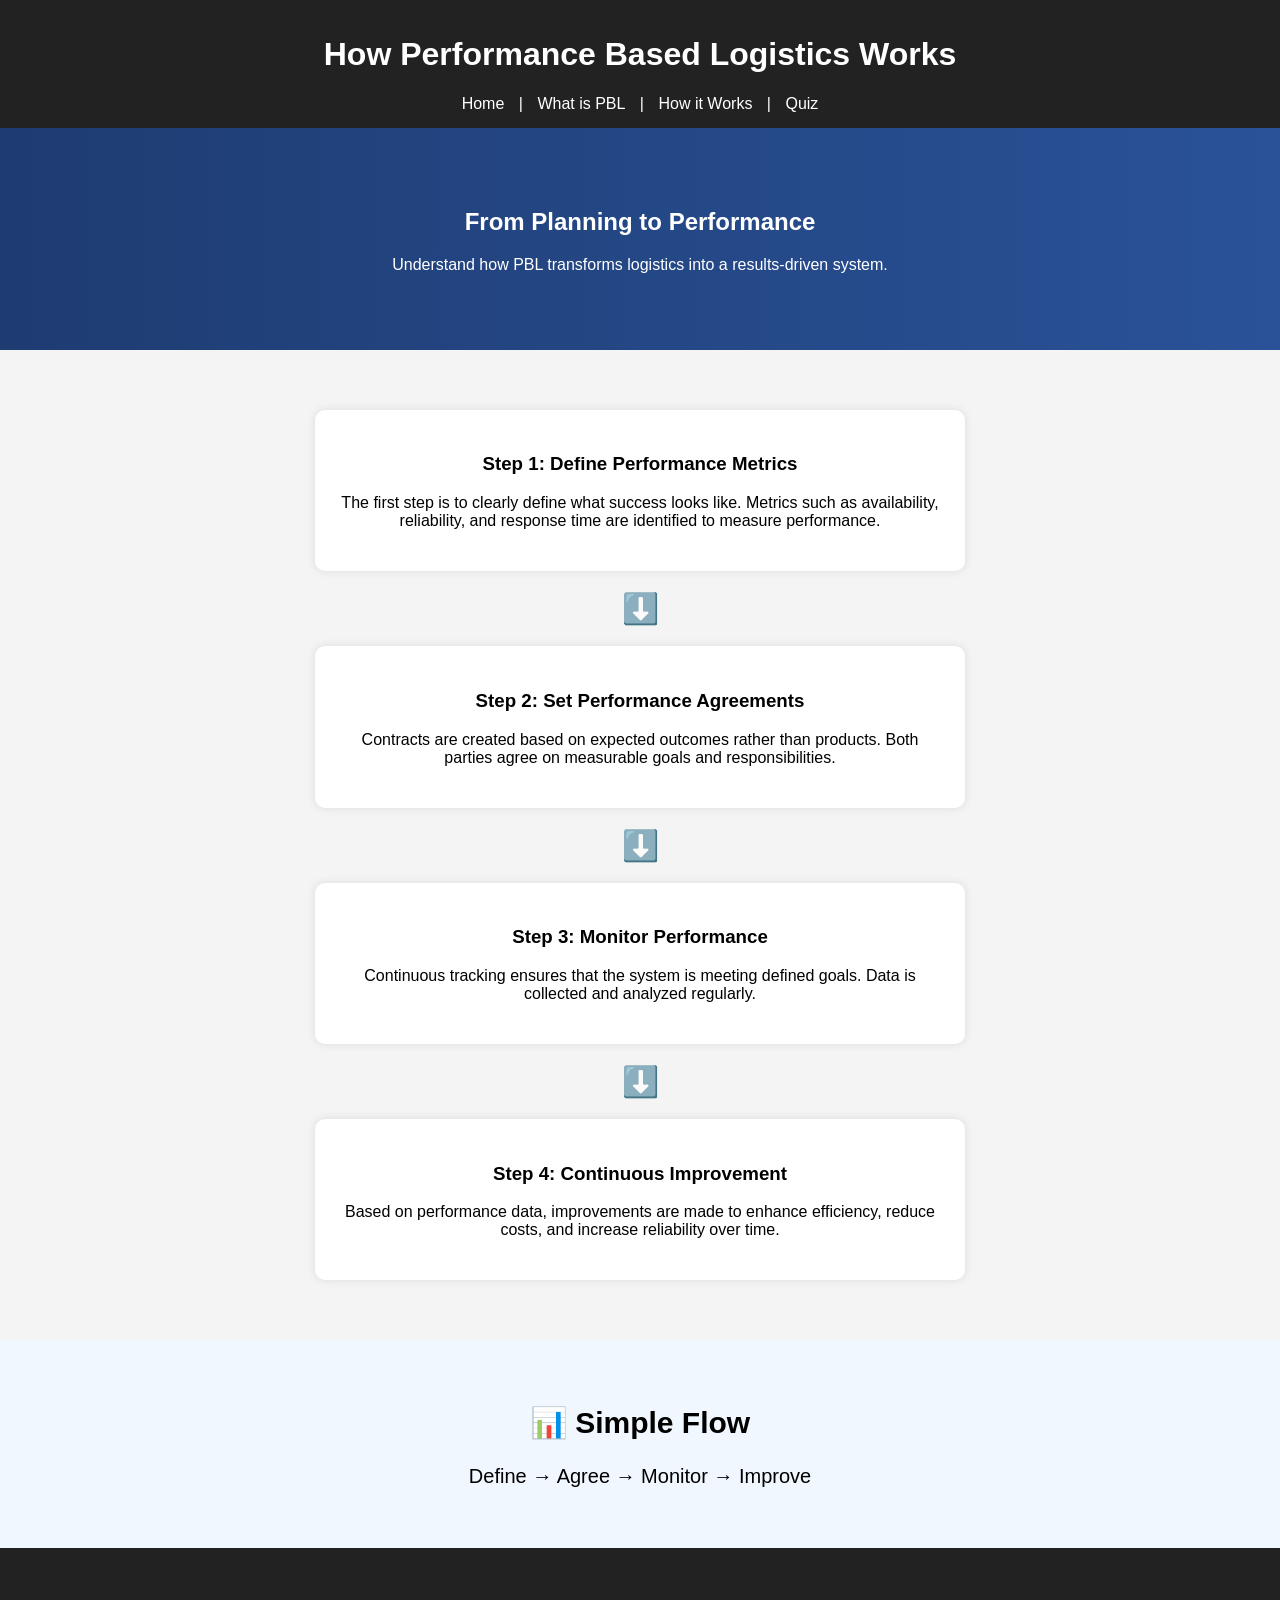
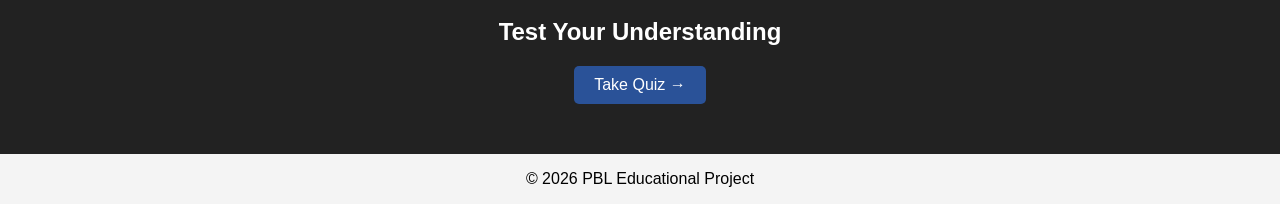
<file: how.html>
<html>
<head>
    <title>How PBL Works</title>
    <link rel="stylesheet" href="style.css">
</head>
<body>

<header>
    <h1>How Performance Based Logistics Works</h1>
    <nav>
        <a href="index.html">Home</a> |
        <a href="pbl.html">What is PBL</a> |
        <a href="how.html">How it Works</a> |
        <a href="quiz.html">Quiz</a>
    </nav>
</header>

<section class="how-hero">
    <h2>From Planning to Performance</h2>
    <p>Understand how PBL transforms logistics into a results-driven system.</p>
</section>

<section class="steps">

    <div class="step-card">
        <h3>Step 1: Define Performance Metrics</h3>
        <p>
            The first step is to clearly define what success looks like. Metrics such as 
            availability, reliability, and response time are identified to measure performance.
        </p>
    </div>

    <div class="arrow">⬇️</div>

    <div class="step-card">
        <h3>Step 2: Set Performance Agreements</h3>
        <p>
            Contracts are created based on expected outcomes rather than products. 
            Both parties agree on measurable goals and responsibilities.
        </p>
    </div>

    <div class="arrow">⬇️</div>

    <div class="step-card">
        <h3>Step 3: Monitor Performance</h3>
        <p>
            Continuous tracking ensures that the system is meeting defined goals. 
            Data is collected and analyzed regularly.
        </p>
    </div>

    <div class="arrow">⬇️</div>

    <div class="step-card">
        <h3>Step 4: Continuous Improvement</h3>
        <p>
            Based on performance data, improvements are made to enhance efficiency, 
            reduce costs, and increase reliability over time.
        </p>
    </div>

</section>

<section class="summary">
    <h2>📊 Simple Flow</h2>
    <p>Define → Agree → Monitor → Improve</p>
</section>

<section class="cta">
    <h2>Test Your Understanding</h2>
    <a href="quiz.html" class="btn">Take Quiz →</a>
</section>

<footer>
    <p align="center">©️ 2026 PBL Educational Project</p>
</footer>

</body>
</html>
</file>
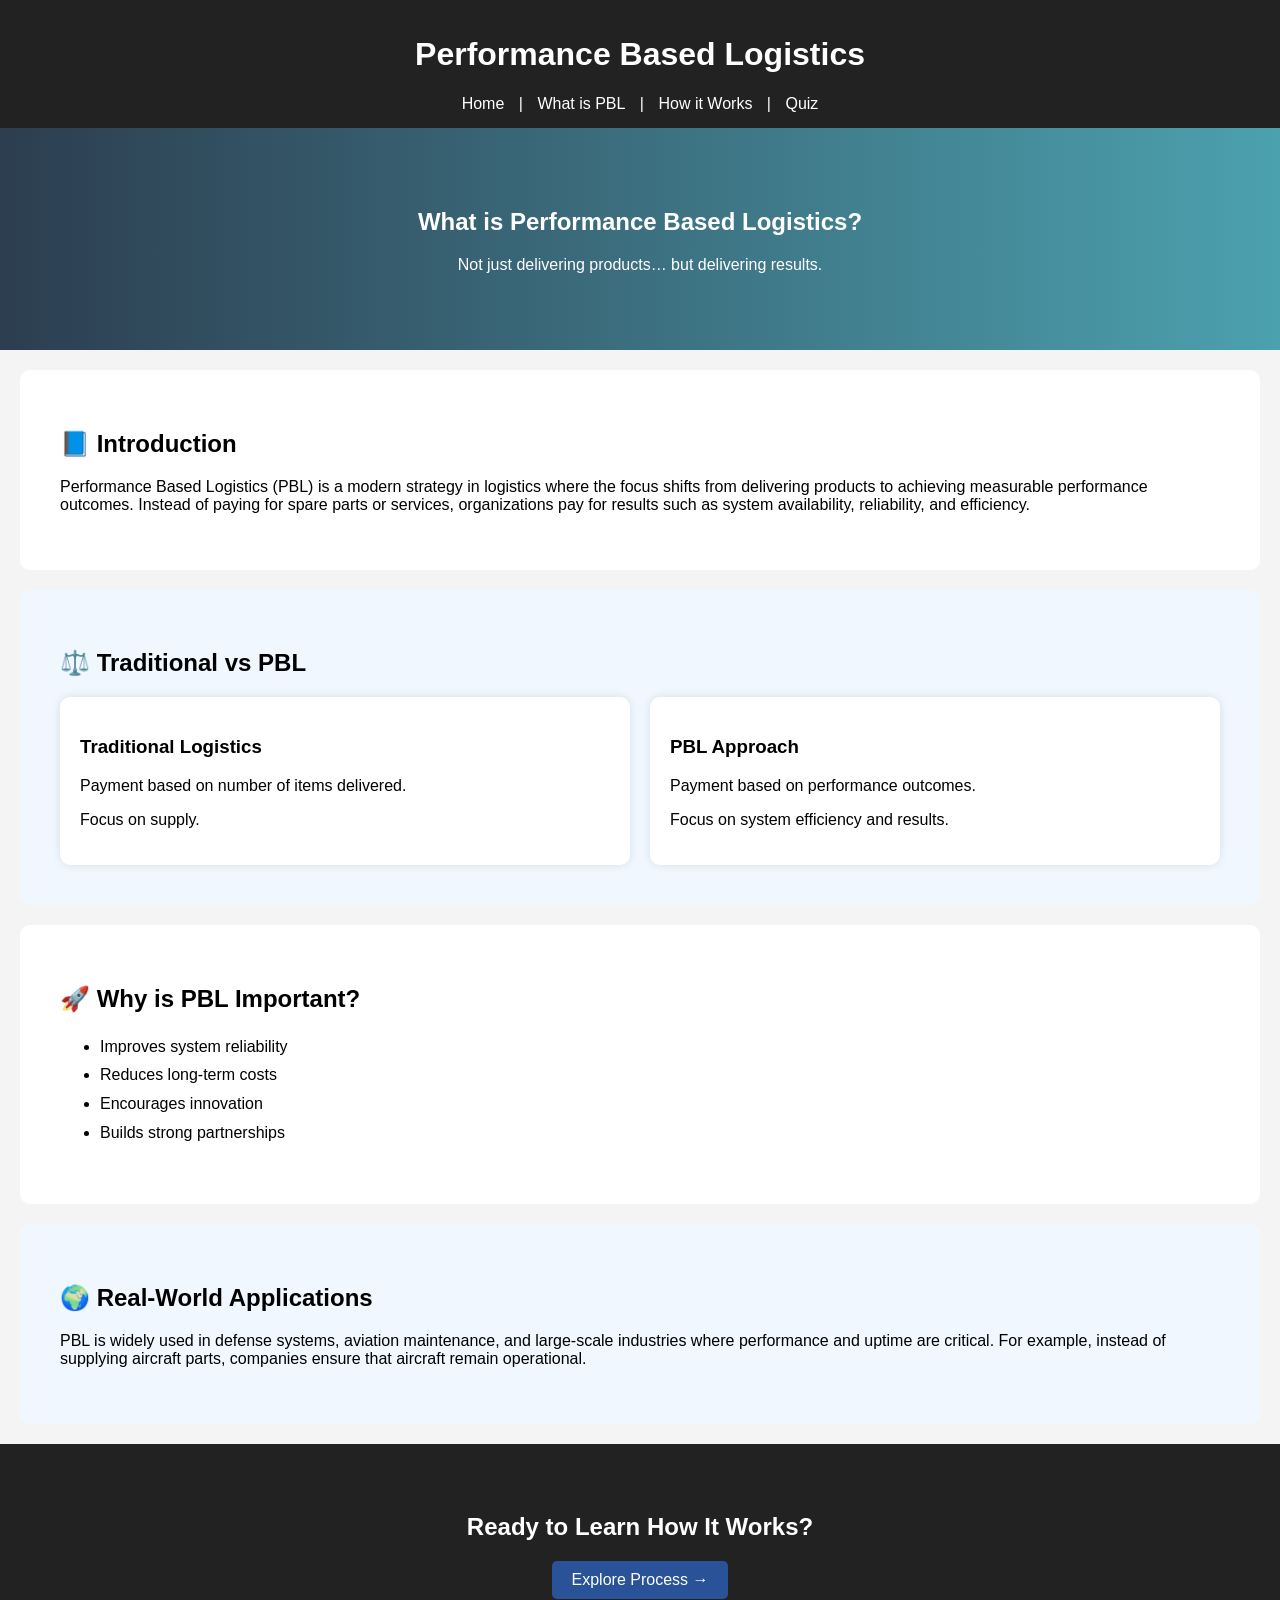
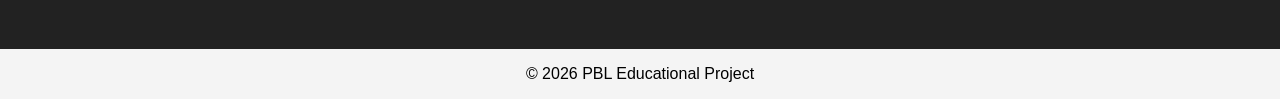
<file: pbl.html>
<html>
<head>
    <title>What is PBL</title>
    <link rel="stylesheet" href="style.css">
</head>
<body>

<header>
    <h1>Performance Based Logistics</h1>
    <nav>
        <a href="index.html">Home</a> |
        <a href="pbl.html">What is PBL</a> |
        <a href="how.html">How it Works</a> |
        <a href="quiz.html">Quiz</a>
    </nav>
</header>


<section class="pbl-hero">
    <h2>What is Performance Based Logistics?</h2>
    <p>Not just delivering products… but delivering results.</p>
</section>


<section class="pbl-section">
    <h2>📘 Introduction</h2>
    <p>
        Performance Based Logistics (PBL) is a modern strategy in logistics where the focus shifts 
        from delivering products to achieving measurable performance outcomes. Instead of paying 
        for spare parts or services, organizations pay for results such as system availability, 
        reliability, and efficiency.
    </p>
</section>


<section class="pbl-section highlight">
    <h2>⚖️ Traditional vs PBL</h2>
    <div class="grid">
        <div class="card">
            <h3>Traditional Logistics</h3>
            <p>Payment based on number of items delivered.</p>
            <p>Focus on supply.</p>
        </div>

        <div class="card">
            <h3>PBL Approach</h3>
            <p>Payment based on performance outcomes.</p>
            <p>Focus on system efficiency and results.</p>
        </div>
    </div>
</section>


<section class="pbl-section">
    <h2>🚀 Why is PBL Important?</h2>
    <ul>
        <li>Improves system reliability</li>
        <li>Reduces long-term costs</li>
        <li>Encourages innovation</li>
        <li>Builds strong partnerships</li>
    </ul>
</section>


<section class="pbl-section highlight">
    <h2>🌍 Real-World Applications</h2>
    <p>
        PBL is widely used in defense systems, aviation maintenance, and large-scale industries 
        where performance and uptime are critical. For example, instead of supplying aircraft 
        parts, companies ensure that aircraft remain operational.
    </p>
</section>


<section class="pbl-cta">
    <h2>Ready to Learn How It Works?</h2>
    <a href="how.html" class="btn">Explore Process →</a>
</section>

<footer>
    <p align="center">©️ 2026 PBL Educational Project</p>
</footer>

</body>
</html>
</file>
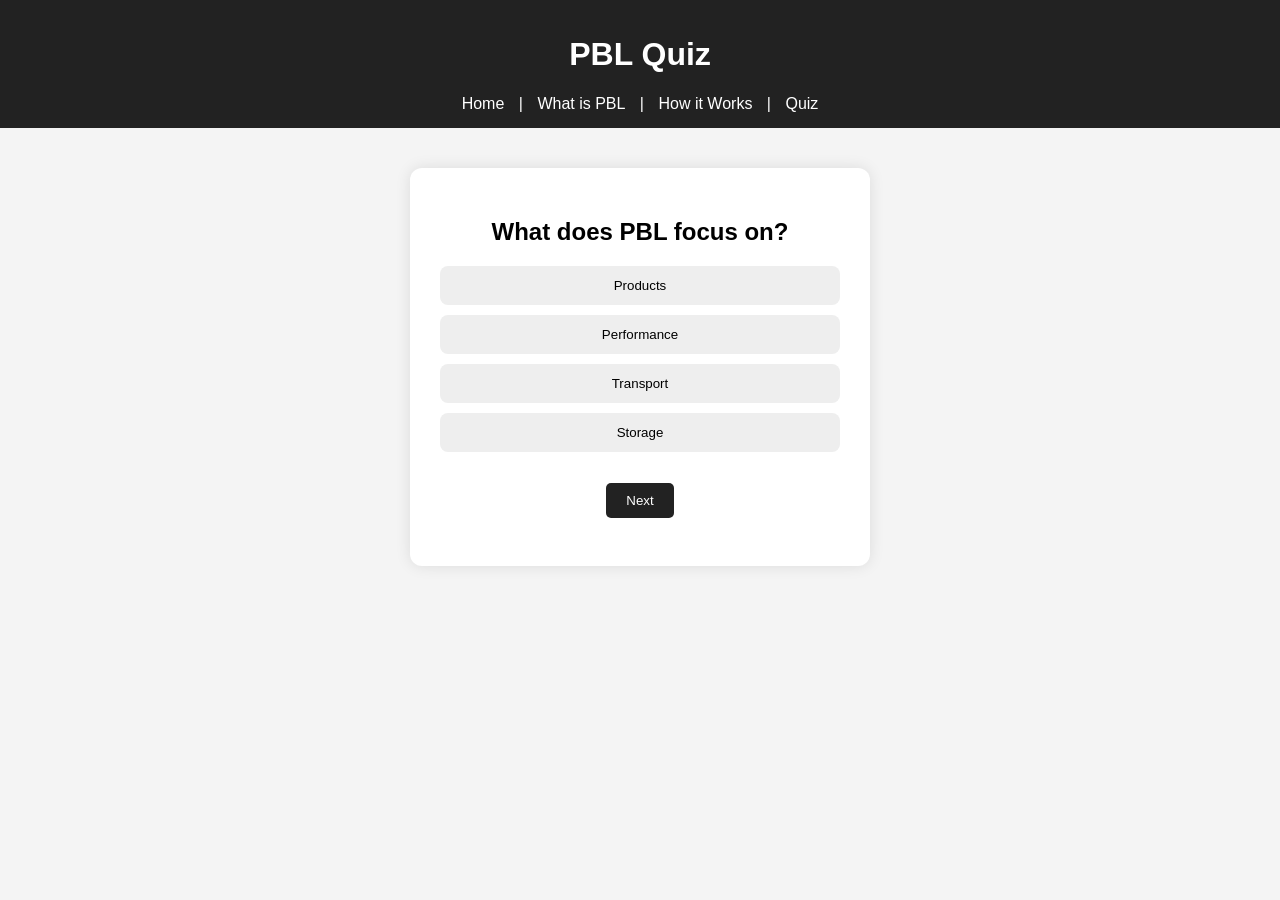
<file: quiz.html>
<html>
<head>
    <title>PBL Quiz</title>
    <link rel="stylesheet" href="style.css">
</head>
<body>

<header>
    <h1>PBL Quiz</h1>
    <nav>
       <a href="index.html">Home</a> |
       <a href="pbl.html">What is PBL</a> |
       <a href="how.html">How it Works</a> |
       <a href="quiz.html">Quiz</a>
    </nav>
</header>

<section class="quiz-container">

    <div class="quiz-card">
        <h2 id="question"></h2>

        <div id="options"></div>

        <p id="result"></p>

        <button id="nextBtn" onclick="nextQuestion()">Next</button>

        <h3 id="score"></h3>
    </div>

</section>

<script src="script.js"></script>

</body>
</html>
</file>
<file: style.css>
body {
    font-family: Arial;
    margin: 0;
    background: #f4f4f4;
}

header {
    background: #222;
    color: white;
    text-align: center;
    padding: 15px;
}

nav a {
    color: white;
    margin: 10px;
    text-decoration: none;
}

.hero {
    text-align: center;
    padding: 40px;
    background: linear-gradient(to right, #2c3e50, #4ca1af);
    color: white;
}

.images {
    display: flex;
    justify-content: center;
    gap: 20px;
    padding: 20px;
}

.images img {
    width: 300px;
    border-radius: 10px;
}

.footer {
    background-color: black;
    color: white;  
    padding: 10px;
    text-align: center;
}

.pbl-hero {
    background: linear-gradient(to right, #2c3e50, #4ca1af);
    color: white;
    text-align: center;
    padding: 60px 20px;
}

.pbl-section {
    padding: 40px;
    margin: 20px;
    background: white;
    border-radius: 10px;
}

.highlight {
    background: #f0f7ff;
}

.grid {
    display: flex;
    gap: 20px;
    flex-wrap: wrap;
}

.card {
    flex: 1;
    background: #fff;
    padding: 20px;
    border-radius: 10px;
    box-shadow: 0 0 10px rgba(0,0,0,0.1);
}

ul {
    line-height: 1.8;
}

.pbl-cta {
    text-align: center;
    padding: 50px;
    background: #222;
    color: white;
}

.btn {
    display: inline-block;
    padding: 10px 20px;
    background: #4ca1af;
    color: white;
    text-decoration: none;
    border-radius: 5px;
}

.btn:hover {
    background: #357f8f;
}

.how-hero {
    background: linear-gradient(to right, #1e3c72, #2a5298);
    color: white;
    text-align: center;
    padding: 60px 20px;
}

.steps {
    padding: 40px;
    text-align: center;
}

.step-card {
    background: white;
    margin: 20px auto;
    padding: 25px;
    max-width: 600px;
    border-radius: 10px;
    box-shadow: 0 0 10px rgba(0,0,0,0.1);
    transition: 0.3s;
}

.step-card:hover {
    transform: scale(1.03);
}

.arrow {
    font-size: 30px;
}

.summary {
    background: #f0f7ff;
    text-align: center;
    padding: 40px;
    font-size: 20px;
}

.cta {
    text-align: center;
    padding: 50px;
    background: #222;
    color: white;
}

.btn {
    display: inline-block;
    padding: 10px 20px;
    background: #2a5298;
    color: white;
    text-decoration: none;
    border-radius: 5px;
}

.btn:hover {
    background: #1e3c72;
}

.quiz-container {
    display: flex;
    justify-content: center;
    padding: 40px;
}

.quiz-card {
    background: white;
    padding: 30px;
    width: 400px;
    border-radius: 12px;
    box-shadow: 0 0 15px rgba(0,0,0,0.1);
    text-align: center;
}

#options button {
    display: block;
    width: 100%;
    margin: 10px 0;
    padding: 12px;
    border: none;
    background: #eee;
    cursor: pointer;
    border-radius: 8px;
    transition: 0.3s;
}

#options button:hover {
    background: #ddd;
}

.correct {
    background-color: #4CAF50 !important;
    color: white;
}

.wrong {
    background-color: #f44336 !important;
    color: white;
}

#nextBtn {
    padding: 10px 20px;
    margin-top: 15px;
    background: #222;
    color: white;
    border: none;
    cursor: pointer;
    border-radius: 5px;
}

#nextBtn:hover {
    background: #444;
}
</file>
